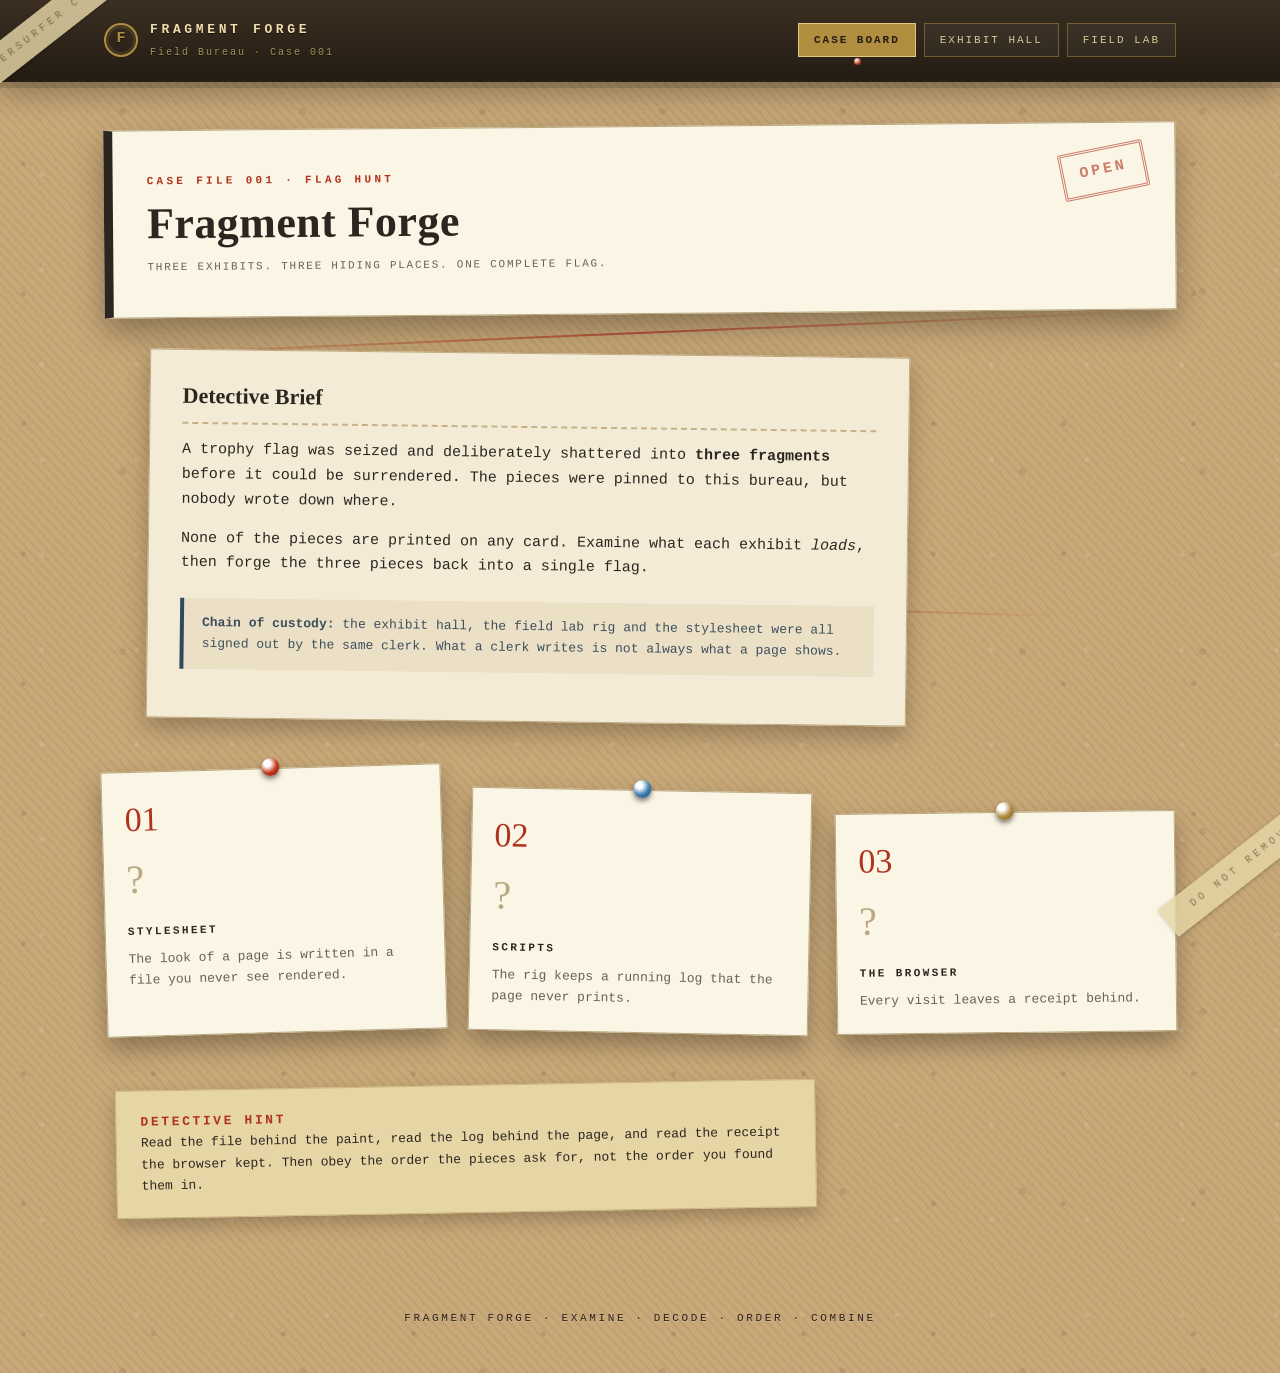
<file: index.html>
<!DOCTYPE html>
<html lang="en">
<head>
<meta charset="UTF-8">
<meta name="viewport" content="width=device-width,initial-scale=1">
<title>FRAGMENT FORGE // Flag Hunt</title>
<meta name="description" content="Fragment Forge, Case File 001. A shattered flag is pinned across three exhibits.">
<link rel="stylesheet" href="assets/hunt.css">
</head>
<body>
<div class="tape tape-tl">CYBERSURFER CTF</div>
<div class="tape tape-br">DO NOT REMOVE</div>

<header class="rail">
  <div class="plate">
    <div class="brass">
      <span class="brass-mark">F</span>
      <span>
        <span class="brass-name">Fragment Forge</span>
        <span class="brass-sub">Field Bureau &middot; Case 001</span>
      </span>
    </div>
    <nav class="tacks" aria-label="Case sections">
      <a class="tack on" href="index.html">Case Board</a>
      <a class="tack" href="gallery.html">Exhibit Hall</a>
      <a class="tack" href="terminal.html">Field Lab</a>
    </nav>
  </div>
</header>

<main class="board">
  <section class="file-head">
    <p class="overline">Case File 001 &middot; Flag Hunt</p>
    <h1>Fragment Forge</h1>
    <p class="filed">Three exhibits. Three hiding places. One complete flag.</p>
    <span class="stamp">Open</span>
  </section>

  <section class="dossier">
    <h2>Detective Brief</h2>
    <p>
      A trophy flag was seized and deliberately shattered into <strong>three
      fragments</strong> before it could be surrendered. The pieces were pinned
      to this bureau, but nobody wrote down where.
    </p>
    <p>
      None of the pieces are printed on any card. Examine what each exhibit
      <em>loads</em>, then forge the three pieces back into a single flag.
    </p>
    <div class="witness">
      <strong>Chain of custody:</strong> the exhibit hall, the field lab rig and
      the stylesheet were all signed out by the same clerk. What a clerk writes
      is not always what a page shows.
    </div>
  </section>

  <ul class="evidence">
    <li data-examine="sheet">
      <span class="pin" aria-hidden="true"></span>
      <span class="ev-no">01</span>
      <span class="ev-q">?</span>
      <span class="ev-name">Stylesheet</span>
      <p>The look of a page is written in a file you never see rendered.</p>
    </li>
    <li data-examine="script">
      <span class="pin" aria-hidden="true"></span>
      <span class="ev-no">02</span>
      <span class="ev-q">?</span>
      <span class="ev-name">Scripts</span>
      <p>The rig keeps a running log that the page never prints.</p>
    </li>
    <li data-examine="browser">
      <span class="pin" aria-hidden="true"></span>
      <span class="ev-no">03</span>
      <span class="ev-q">?</span>
      <span class="ev-name">The Browser</span>
      <p>Every visit leaves a receipt behind.</p>
    </li>
  </ul>

  <p class="hint">
    <b>Detective hint</b><br>
    Read the file behind the paint, read the log behind the page, and read the
    receipt the browser kept. Then obey the order the pieces ask for, not the
    order you found them in.
  </p>
</main>

<footer>Fragment Forge &middot; Examine &middot; Decode &middot; Order &middot; Combine</footer>

<script src="assets/hunt.js"></script>
</body>
</html>
</file>
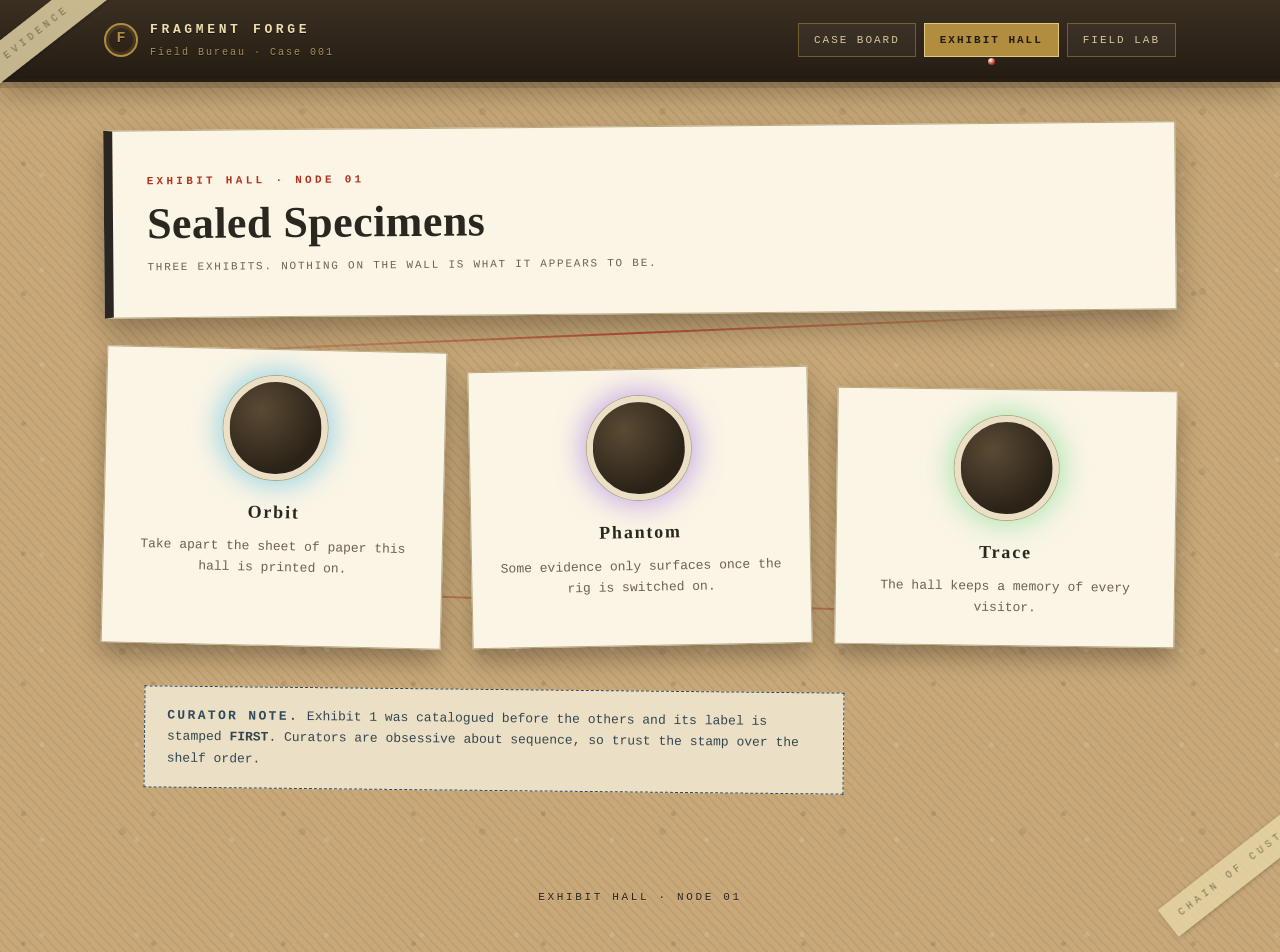
<file: gallery.html>
<!DOCTYPE html>
<html lang="en">
<head>
<meta charset="UTF-8">
<meta name="viewport" content="width=device-width,initial-scale=1">
<title>FRAGMENT FORGE // Exhibit Hall</title>
<meta name="description" content="Fragment Forge, Case File 001. Three sealed exhibits on display.">
<link rel="stylesheet" href="assets/hunt.css">
</head>
<body>
<div class="tape tape-tl">EVIDENCE</div>
<div class="tape tape-br">CHAIN OF CUSTODY</div>

<header class="rail">
  <div class="plate">
    <div class="brass">
      <span class="brass-mark">F</span>
      <span>
        <span class="brass-name">Fragment Forge</span>
        <span class="brass-sub">Field Bureau &middot; Case 001</span>
      </span>
    </div>
    <nav class="tacks" aria-label="Case sections">
      <a class="tack" href="index.html">Case Board</a>
      <a class="tack on" href="gallery.html">Exhibit Hall</a>
      <a class="tack" href="terminal.html">Field Lab</a>
    </nav>
  </div>
</header>

<main class="board">
  <section class="file-head">
    <p class="overline">Exhibit Hall &middot; Node 01</p>
    <h1>Sealed Specimens</h1>
    <p class="filed">Three exhibits. Nothing on the wall is what it appears to be.</p>
  </section>

  <ul class="specimens">
    <li>
      <div class="mount s1" aria-hidden="true"></div>
      <h3>Orbit</h3>
      <p>Take apart the sheet of paper this hall is printed on.</p>
    </li>
    <li>
      <div class="mount s2" aria-hidden="true"></div>
      <h3>Phantom</h3>
      <p>Some evidence only surfaces once the rig is switched on.</p>
    </li>
    <li>
      <div class="mount s3" aria-hidden="true"></div>
      <h3>Trace</h3>
      <p>The hall keeps a memory of every visitor.</p>
    </li>
  </ul>

  <div class="slip">
    <b>Curator note.</b> Exhibit 1 was catalogued before the others and its
    label is stamped <strong>FIRST</strong>. Curators are obsessive about
    sequence, so trust the stamp over the shelf order.
  </div>
</main>

<footer>Exhibit Hall &middot; Node 01</footer>

<script src="assets/hunt.js"></script>
</body>
</html>
</file>
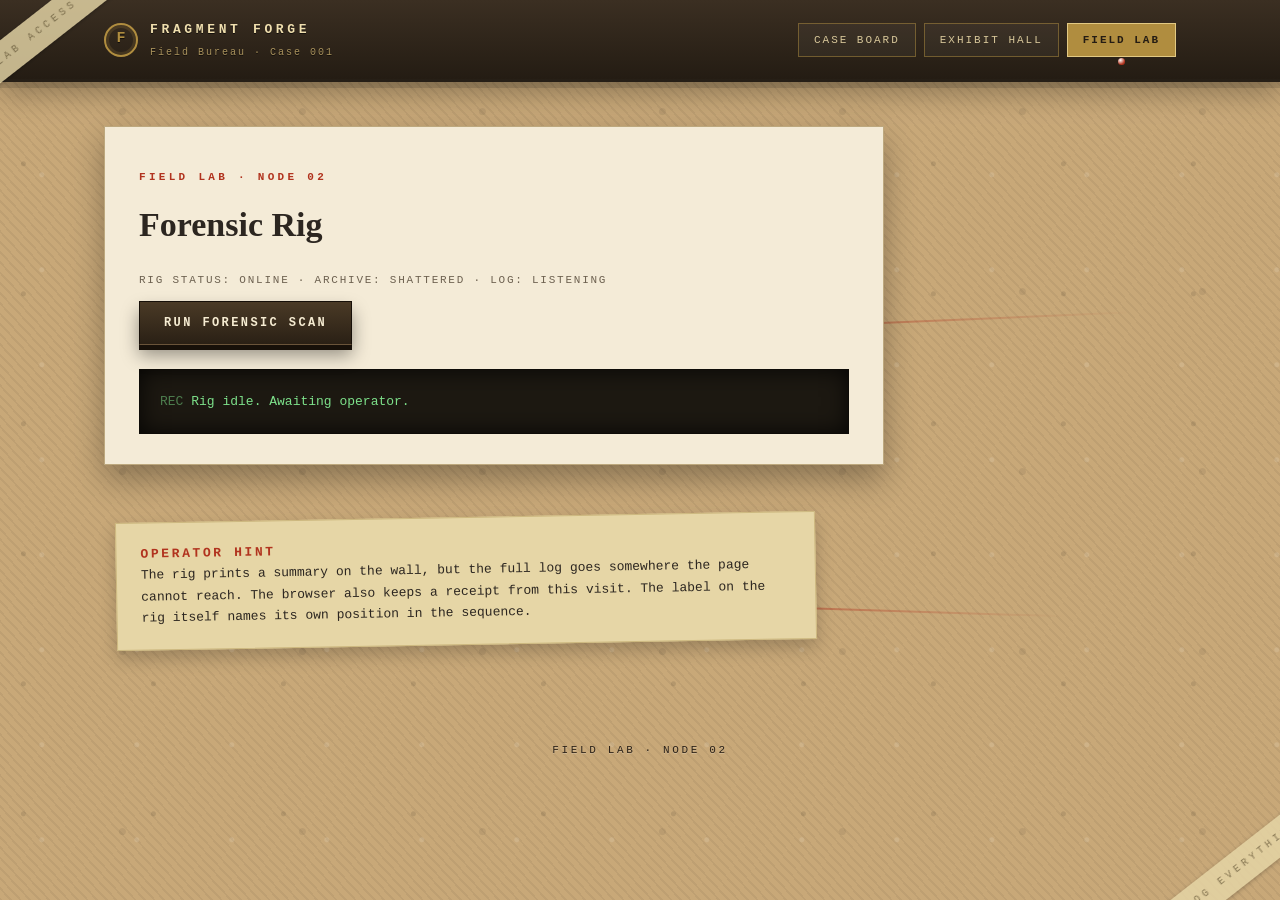
<file: terminal.html>
<!DOCTYPE html>
<html lang="en">
<head>
<meta charset="UTF-8">
<meta name="viewport" content="width=device-width,initial-scale=1">
<title>FRAGMENT FORGE // Field Lab</title>
<meta name="description" content="Fragment Forge, Case File 001. Forensic analysis rig.">
<link rel="stylesheet" href="assets/hunt.css">
</head>
<body>
<div class="tape tape-tl">LAB ACCESS</div>
<div class="tape tape-br">LOG EVERYTHING</div>

<header class="rail">
  <div class="plate">
    <div class="brass">
      <span class="brass-mark">F</span>
      <span>
        <span class="brass-name">Fragment Forge</span>
        <span class="brass-sub">Field Bureau &middot; Case 001</span>
      </span>
    </div>
    <nav class="tacks" aria-label="Case sections">
      <a class="tack" href="index.html">Case Board</a>
      <a class="tack" href="gallery.html">Exhibit Hall</a>
      <a class="tack on" href="terminal.html">Field Lab</a>
    </nav>
  </div>
</header>

<main class="board">
  <section class="lab">
    <p class="overline">Field Lab &middot; Node 02</p>
    <h1>Forensic Rig</h1>
    <p class="filed">Rig status: online &middot; archive: shattered &middot; log: listening</p>

    <button class="btn" type="button" data-action="scan">Run Forensic Scan</button>

    <div class="readout" id="output">Rig idle. Awaiting operator.</div>
  </section>

  <p class="hint">
    <b>Operator hint</b><br>
    The rig prints a summary on the wall, but the full log goes somewhere the
    page cannot reach. The browser also keeps a receipt from this visit. The
    label on the rig itself names its own position in the sequence.
  </p>
</main>

<footer>Field Lab &middot; Node 02</footer>

<script src="assets/hunt.js"></script>
<script src="assets/terminal.js"></script>
</body>
</html>
</file>
<file: assets/hunt.css>
:root{
  --cork:#c8a878;
  --paper:#f4ebd7;
  --paper-2:#ebe0c6;
  --card:#fbf5e6;
  --ink:#2c2620;
  --ink-soft:#6d6150;
  --thread:#b1331e;
  --navy:#2f4a5c;
  --brass:#b08d3f;
  --washi:#e6d6a6;
  --ff-order-first:"Y3liZXJzdXJmZXJDVEZ7ZnI0Z20zbnQ=";
}
*{box-sizing:border-box}
html,body{margin:0;padding:0}
body{
  min-height:100vh;
  color:var(--ink);
  font-family:"Courier New",Courier,ui-monospace,SFMono-Regular,Menlo,monospace;
  font-size:15px;
  line-height:1.65;
  background-color:var(--cork);
  background-image:
    radial-gradient(circle at 18% 26%,rgba(0,0,0,.10) 0 2px,transparent 3px),
    radial-gradient(circle at 68% 62%,rgba(0,0,0,.07) 0 3px,transparent 4px),
    radial-gradient(circle at 44% 84%,rgba(255,255,255,.12) 0 2px,transparent 3px),
    repeating-linear-gradient(47deg,rgba(0,0,0,.05) 0 2px,transparent 2px 7px);
  background-size:130px 130px,180px 180px,95px 95px,auto;
}
a{color:var(--navy)}
.tape{
  position:fixed;
  z-index:40;
  width:190px;
  height:34px;
  background:rgba(230,214,166,.82);
  box-shadow:0 1px 4px rgba(0,0,0,.25);
  display:flex;
  align-items:center;
  justify-content:center;
  letter-spacing:.4em;
  text-transform:uppercase;
  font-size:10px;
  color:rgba(60,48,20,.55);
}
.tape-tl{top:16px;left:-58px;transform:rotate(-38deg)}
.tape-br{bottom:18px;right:-58px;transform:rotate(-38deg)}
.rail{
  border-bottom:3px solid rgba(0,0,0,.35);
  box-shadow:0 6px 0 rgba(0,0,0,.12),0 12px 26px rgba(0,0,0,.28);
  background:linear-gradient(180deg,#3b2f22,#241c13);
  padding:0;
}
.plate{
  max-width:1120px;
  margin:0 auto;
  padding:18px 24px;
  display:flex;
  flex-wrap:wrap;
  gap:18px;
  align-items:center;
  justify-content:space-between;
}
.brass{
  display:flex;
  align-items:center;
  gap:12px;
  color:#f0dfae;
  text-shadow:0 1px 0 rgba(0,0,0,.6);
}
.brass-mark{
  width:34px;
  height:34px;
  border:2px solid var(--brass);
  border-radius:50%;
  display:grid;
  place-items:center;
  font-weight:700;
  color:var(--brass);
  letter-spacing:0;
  box-shadow:inset 0 0 0 3px rgba(176,141,63,.18);
}
.brass-name{font-size:13px;letter-spacing:.28em;text-transform:uppercase;font-weight:700}
.brass-sub{font-size:10px;letter-spacing:.2em;color:#a8915c;display:block;margin-top:2px}
.tacks{display:flex;flex-wrap:wrap;gap:8px}
.tack{
  position:relative;
  text-decoration:none;
  color:#d8c79a;
  font-size:11px;
  letter-spacing:.18em;
  text-transform:uppercase;
  padding:7px 15px 7px 15px;
  border:1px solid rgba(176,141,63,.5);
  background:rgba(255,255,255,.04);
  transition:background .18s ease,color .18s ease,transform .18s ease;
}
.tack:hover{background:rgba(176,141,63,.22);color:#fff3d0;transform:translateY(-2px)}
.tack.on{background:var(--brass);color:#241c13;border-color:#e2c983;font-weight:700}
.tack.on::after{
  content:"";
  position:absolute;
  left:50%;
  bottom:-9px;
  width:7px;
  height:7px;
  margin-left:-3px;
  border-radius:50%;
  background:radial-gradient(circle at 35% 30%,#fff,#b1331e 65%);
}
.board{
  max-width:1120px;
  margin:0 auto;
  padding:44px 24px 70px;
  position:relative;
}
.board::before,.board::after{
  content:"";
  position:absolute;
  height:2px;
  background:linear-gradient(90deg,transparent,var(--thread),transparent);
  opacity:.75;
  z-index:0;
}
.board::before{top:250px;left:6%;width:88%;transform:rotate(-2.4deg)}
.board::after{top:520px;left:12%;width:76%;transform:rotate(1.8deg)}
.file-head{
  position:relative;
  z-index:2;
  background:var(--card);
  border:1px solid #b9a880;
  border-left:9px solid var(--ink);
  padding:30px 34px;
  box-shadow:0 14px 30px rgba(0,0,0,.3);
  transform:rotate(-.5deg);
}
.file-head h1{
  margin:6px 0 10px;
  font-family:"Bookman Old Style",Bookman,Georgia,serif;
  font-size:44px;
  line-height:1.05;
  letter-spacing:.01em;
  color:var(--ink);
}
.overline{font-size:11px;letter-spacing:.3em;text-transform:uppercase;color:var(--thread);font-weight:700}
.filed{font-size:11px;letter-spacing:.16em;color:var(--ink-soft);text-transform:uppercase}
.stamp{
  position:absolute;
  top:24px;
  right:28px;
  transform:rotate(-11deg);
  border:3px double var(--thread);
  color:var(--thread);
  padding:8px 16px;
  font-size:15px;
  font-weight:700;
  letter-spacing:.2em;
  text-transform:uppercase;
  opacity:.62;
  border-radius:2px;
}
.dossier{
  position:relative;
  z-index:2;
  max-width:760px;
  margin:38px 0 0 44px;
  background:var(--paper);
  border:1px solid #c0ab80;
  padding:28px 32px 30px;
  box-shadow:0 10px 24px rgba(0,0,0,.26);
  transform:rotate(.7deg);
}
.dossier h2{
  margin:0 0 14px;
  font-family:"Bookman Old Style",Bookman,Georgia,serif;
  font-size:22px;
  border-bottom:2px dashed #c6b189;
  padding-bottom:8px;
}
.dossier p{margin:0 0 14px}
.dossier p:last-child{margin-bottom:0}
.witness{
  border-left:4px solid var(--navy);
  background:var(--paper-2);
  padding:14px 18px;
  margin:22px 0 18px;
  font-size:13px;
  color:#3d4f5c;
}
.evidence{
  position:relative;
  z-index:2;
  display:grid;
  grid-template-columns:repeat(3,1fr);
  gap:26px;
  margin:46px 0 0;
  padding:0;
  list-style:none;
}
.evidence li{
  position:relative;
  background:var(--card);
  border:1px solid #b9a880;
  padding:30px 22px 22px;
  box-shadow:0 12px 24px rgba(0,0,0,.3);
  cursor:pointer;
  transition:transform .2s ease,box-shadow .2s ease;
}
.evidence li:nth-child(1){transform:rotate(-1.6deg)}
.evidence li:nth-child(2){transform:rotate(1.1deg);margin-top:22px}
.evidence li:nth-child(3){transform:rotate(-.7deg);margin-top:44px}
.evidence li:hover{transform:rotate(0deg) translateY(-6px);box-shadow:0 20px 34px rgba(0,0,0,.36)}
.evidence li.seen::after{
  content:"EXAMINED";
  position:absolute;
  right:14px;
  bottom:12px;
  border:2px solid var(--thread);
  color:var(--thread);
  font-size:10px;
  letter-spacing:.16em;
  padding:3px 8px;
  transform:rotate(-9deg);
  opacity:.6;
}
.pin{
  position:absolute;
  top:-11px;
  left:50%;
  width:18px;
  height:18px;
  margin-left:-9px;
  border-radius:50%;
  background:radial-gradient(circle at 34% 30%,#fff 0 18%,#c3381f 55%,#7d1d0e 100%);
  box-shadow:0 3px 5px rgba(0,0,0,.5);
}
.evidence li:nth-child(2) .pin{background:radial-gradient(circle at 34% 30%,#fff 0 18%,#3f7fb0 55%,#1d4a70 100%)}
.evidence li:nth-child(3) .pin{background:radial-gradient(circle at 34% 30%,#fff 0 18%,#b08d3f 55%,#6d5320 100%)}
.ev-no{
  font-family:"Bookman Old Style",Bookman,Georgia,serif;
  font-size:34px;
  color:var(--thread);
  line-height:1;
}
.ev-q{
  display:block;
  font-family:"Bookman Old Style",Bookman,Georgia,serif;
  font-size:40px;
  color:#b9a880;
  margin:6px 0 10px;
}
.ev-name{font-size:11px;letter-spacing:.22em;text-transform:uppercase;font-weight:700;display:block;margin-bottom:8px}
.evidence li p{margin:0;font-size:13px;color:var(--ink-soft)}
.hint{
  position:relative;
  z-index:2;
  max-width:700px;
  margin:52px 0 0 12px;
  background:var(--washi);
  border:1px solid #cdb87f;
  padding:20px 24px;
  font-size:13px;
  transform:rotate(-1deg);
  box-shadow:0 8px 18px rgba(0,0,0,.22);
}
.hint b{letter-spacing:.2em;text-transform:uppercase;color:var(--thread)}
.lab{
  position:relative;
  z-index:2;
  background:var(--paper);
  border:1px solid #bda87e;
  box-shadow:0 14px 30px rgba(0,0,0,.32);
  padding:30px 34px;
  max-width:780px;
}
.lab h1{
  font-family:"Bookman Old Style",Bookman,Georgia,serif;
  font-size:34px;
  margin:4px 0 18px;
}
.readout{
  margin:24px 0 0;
  background:#1c1811;
  border:1px solid #0d0b07;
  box-shadow:inset 0 0 22px rgba(0,0,0,.8);
  color:#7de08a;
  font-size:13px;
  padding:20px;
  min-height:56px;
  line-height:1.8;
  word-break:break-word;
}
.readout::before{content:"REC ";color:#7de08a;opacity:.5}
.btn{
  font-family:inherit;
  font-size:12px;
  letter-spacing:.2em;
  text-transform:uppercase;
  font-weight:700;
  color:#f6ecd2;
  background:linear-gradient(180deg,#4a3a26,#2a2015);
  border:1px solid #171009;
  border-bottom-color:#6a543a;
  padding:14px 24px;
  cursor:pointer;
  box-shadow:0 5px 0 #171009,0 10px 18px rgba(0,0,0,.4);
  transition:transform .12s ease,box-shadow .12s ease;
}
.btn:hover{transform:translateY(-2px);box-shadow:0 7px 0 #171009,0 14px 22px rgba(0,0,0,.44)}
.btn:active{transform:translateY(3px);box-shadow:0 2px 0 #171009,0 6px 12px rgba(0,0,0,.4)}
.specimens{
  position:relative;
  z-index:2;
  display:grid;
  grid-template-columns:repeat(3,1fr);
  gap:26px;
  margin:34px 0 0;
  padding:0;
  list-style:none;
}
.specimens li{
  background:var(--card);
  border:1px solid #b9a880;
  padding:26px 22px;
  box-shadow:0 12px 24px rgba(0,0,0,.3);
  text-align:center;
}
.specimens li:nth-child(1){transform:rotate(1.3deg)}
.specimens li:nth-child(2){transform:rotate(-1.1deg);margin-top:20px}
.specimens li:nth-child(3){transform:rotate(.8deg);margin-top:40px}
.specimens h3{
  font-family:"Bookman Old Style",Bookman,Georgia,serif;
  font-size:18px;
  margin:18px 0 8px;
  letter-spacing:.1em;
}
.specimens p{margin:0;font-size:13px;color:var(--ink-soft)}
.mount{
  width:104px;
  height:104px;
  margin:0 auto;
  border-radius:50%;
  background:radial-gradient(circle at 34% 30%,#5a4a33,#2b2318 70%);
  border:6px solid var(--paper-2);
  box-shadow:0 0 0 1px #b9a880;
}
.mount.s1{box-shadow:0 0 0 1px #b9a880,0 0 26px 6px rgba(80,190,230,.55)}
.mount.s2{box-shadow:0 0 0 1px #b9a880,0 0 26px 6px rgba(150,110,235,.5)}
.mount.s3{box-shadow:0 0 0 1px #b9a880,0 0 26px 6px rgba(110,220,140,.5)}
.slip{
  position:relative;
  z-index:2;
  max-width:700px;
  margin:44px 0 0 40px;
  background:var(--paper-2);
  border:1px dashed var(--navy);
  padding:18px 22px;
  font-size:13px;
  color:#33454f;
  transform:rotate(.6deg);
}
.slip b{letter-spacing:.18em;text-transform:uppercase;color:var(--navy)}
footer{
  position:relative;
  z-index:2;
  text-align:center;
  padding:26px 20px 46px;
  color:#2b2117;
  font-size:11px;
  letter-spacing:.24em;
  text-transform:uppercase;
  text-shadow:0 1px 0 rgba(255,255,255,.22);
}
@media(max-width:820px){
  .board{padding:30px 18px 56px}
  .file-head{padding:24px 22px}
  .file-head h1{font-size:32px}
  .stamp{position:static;display:inline-block;margin-top:12px;transform:rotate(-4deg)}
  .dossier,.hint,.slip,.lab{margin-left:0}
  .evidence,.specimens{grid-template-columns:1fr}
  .evidence li,.specimens li,.evidence li:nth-child(2),.specimens li:nth-child(2),.evidence li:nth-child(3),.specimens li:nth-child(3){transform:none;margin-top:0}
  .tape{display:none}
}
</file>
